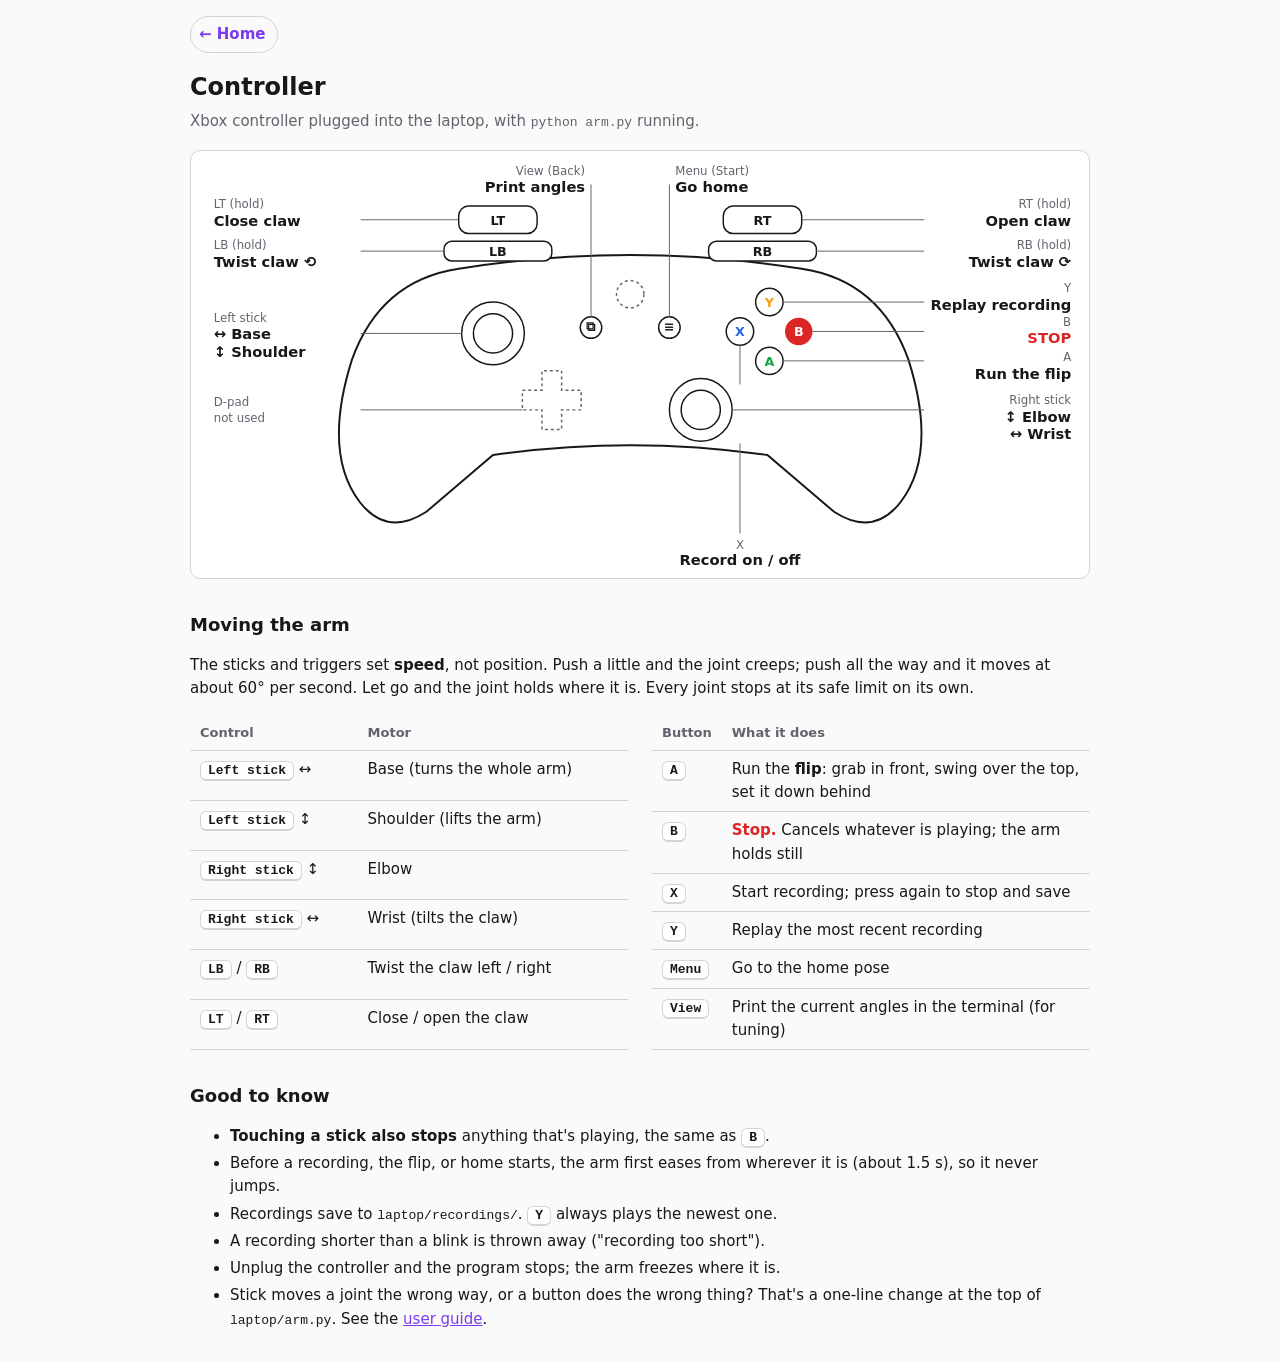
<file: docs/controls.html>
<!doctype html>
<html lang="en">
<head>
<meta charset="utf-8">
<meta name="viewport" content="width=device-width, initial-scale=1">
<title>Arm Controls</title>
<link rel="stylesheet" href="style.css">
<style>
  svg .body { fill: var(--cd); stroke: var(--fg); stroke-width: 2; }
  svg .btn { fill: var(--cd); stroke: var(--fg); stroke-width: 1.5; }
  svg .unused { fill: none; stroke: var(--mut); stroke-width: 1.5; stroke-dasharray: 3 3; }
  svg .lead { stroke: var(--mut); stroke-width: 1; fill: none; }
  svg .act { font-weight: 700; font-size: 15px; }
  svg .name { font-size: 12px; fill: var(--mut); }
  svg .glyph { font-weight: 700; font-size: 13px; }
  .stop { color: var(--red); font-weight: 700; }
</style>
</head>
<body>
<main>
  <a class="back" href="index.html">← Home</a>
  <h1>Controller</h1>
  <p class="sub">Xbox controller plugged into the laptop, with <code>python arm.py</code> running.</p>

  <div class="diagram">
  <svg viewBox="-60 0 900 420" role="img" aria-label="Xbox controller diagram. Left stick: base and shoulder. Right stick: elbow and wrist. LB and RB twist the claw. LT closes the claw, RT opens it. A runs the flip, B stops, X records, Y replays, View prints angles, Menu goes home. D-pad unused.">
    <!-- Controller body -->
    <path class="body" d="M205 112 Q380 84 555 112 Q635 124 664 205 Q694 300 656 350 Q628 386 588 360 L520 302 Q380 282 240 302 L172 360 Q132 386 104 350 Q66 300 96 205 Q125 124 205 112 Z"/>
    <!-- Triggers + bumpers -->
    <rect class="btn" x="205" y="48" width="80" height="28" rx="10"/><text class="glyph" x="245" y="67" text-anchor="middle">LT</text>
    <rect class="btn" x="475" y="48" width="80" height="28" rx="10"/><text class="glyph" x="515" y="67" text-anchor="middle">RT</text>
    <rect class="btn" x="190" y="84" width="110" height="20" rx="8"/><text class="glyph" x="245" y="99" text-anchor="middle">LB</text>
    <rect class="btn" x="460" y="84" width="110" height="20" rx="8"/><text class="glyph" x="515" y="99" text-anchor="middle">RB</text>
    <!-- Sticks -->
    <circle class="btn" cx="240" cy="178" r="32"/><circle class="btn" cx="240" cy="178" r="20"/>
    <circle class="btn" cx="452" cy="256" r="32"/><circle class="btn" cx="452" cy="256" r="20"/>
    <!-- D-pad (unused) -->
    <path class="unused" d="M300 236 h20 v-20 h20 v20 h20 v20 h-20 v20 h-20 v-20 h-20 z" transform="translate(-30 0)"/>
    <!-- View / Xbox / Menu -->
    <circle class="btn" cx="340" cy="172" r="11"/><text class="glyph" x="340" y="176" text-anchor="middle" font-size="10">⧉</text>
    <circle class="unused" cx="380" cy="138" r="14"/>
    <circle class="btn" cx="420" cy="172" r="11"/><text class="glyph" x="420" y="176" text-anchor="middle" font-size="10">≡</text>
    <!-- ABXY -->
    <circle class="btn" cx="522" cy="146" r="14"/><text class="glyph" x="522" y="151" text-anchor="middle" style="fill:var(--orange)">Y</text>
    <circle class="btn" cx="492" cy="176" r="14"/><text class="glyph" x="492" y="181" text-anchor="middle" style="fill:var(--blue)">X</text>
    <circle cx="552" cy="176" r="14" style="fill:var(--red)"/><text class="glyph" x="552" y="181" text-anchor="middle" style="fill:#fff">B</text>
    <circle class="btn" cx="522" cy="206" r="14"/><text class="glyph" x="522" y="211" text-anchor="middle" style="fill:var(--green)">A</text>

    <!-- Left-side labels -->
    <path class="lead" d="M205 62 H105"/><text class="name" x="-45" y="50">LT (hold)</text><text class="act" x="-45" y="68">Close claw</text>
    <path class="lead" d="M190 94 H105"/><text class="name" x="-45" y="92">LB (hold)</text><text class="act" x="-45" y="110">Twist claw ⟲</text>
    <path class="lead" d="M208 178 H105"/><text class="name" x="-45" y="166">Left stick</text><text class="act" x="-45" y="184">↔ Base</text><text class="act" x="-45" y="202">↕ Shoulder</text>
    <path class="lead" d="M270 256 H105"/><text class="name" x="-45" y="252">D-pad</text><text class="name" x="-45" y="268">not used</text>
    <!-- Top-center labels -->
    <path class="lead" d="M340 161 V26"/><text class="name" x="334" y="16" text-anchor="end">View (Back)</text><text class="act" x="334" y="34" text-anchor="end">Print angles</text>
    <path class="lead" d="M420 161 V26"/><text class="name" x="426" y="16">Menu (Start)</text><text class="act" x="426" y="34">Go home</text>
    <!-- Right-side labels -->
    <path class="lead" d="M555 62 H680"/><text class="name" x="830" y="50" text-anchor="end">RT (hold)</text><text class="act" x="830" y="68" text-anchor="end">Open claw</text>
    <path class="lead" d="M570 94 H680"/><text class="name" x="830" y="92" text-anchor="end">RB (hold)</text><text class="act" x="830" y="110" text-anchor="end">Twist claw ⟳</text>
    <path class="lead" d="M536 146 H680"/><text class="name" x="830" y="136" text-anchor="end">Y</text><text class="act" x="830" y="154" text-anchor="end">Replay recording</text>
    <path class="lead" d="M566 176 H680"/><text class="name" x="830" y="170" text-anchor="end">B</text><text class="act" x="830" y="188" text-anchor="end" style="fill:var(--red)">STOP</text>
    <path class="lead" d="M536 206 H680"/><text class="name" x="830" y="206" text-anchor="end">A</text><text class="act" x="830" y="224" text-anchor="end">Run the flip</text>
    <path class="lead" d="M484 256 H680"/><text class="name" x="830" y="250" text-anchor="end">Right stick</text><text class="act" x="830" y="268" text-anchor="end">↕ Elbow</text><text class="act" x="830" y="286" text-anchor="end">↔ Wrist</text>
    <!-- Bottom label for X -->
    <path class="lead" d="M492 190 V230 M492 290 V382"/><text class="name" x="492" y="398" text-anchor="middle">X</text><text class="act" x="492" y="414" text-anchor="middle">Record on / off</text>
  </svg>
  </div>

  <h2>Moving the arm</h2>
  <p>The sticks and triggers set <strong>speed</strong>, not position. Push a little and the joint creeps; push all the way and it moves at about 60° per second. Let go and the joint holds where it is. Every joint stops at its safe limit on its own.</p>
  <div class="tables">
    <table>
      <thead><tr><th>Control</th><th>Motor</th></tr></thead>
      <tbody>
        <tr><td><kbd>Left stick</kbd> ↔</td><td>Base (turns the whole arm)</td></tr>
        <tr><td><kbd>Left stick</kbd> ↕</td><td>Shoulder (lifts the arm)</td></tr>
        <tr><td><kbd>Right stick</kbd> ↕</td><td>Elbow</td></tr>
        <tr><td><kbd>Right stick</kbd> ↔</td><td>Wrist (tilts the claw)</td></tr>
        <tr><td><kbd>LB</kbd> / <kbd>RB</kbd></td><td>Twist the claw left / right</td></tr>
        <tr><td><kbd>LT</kbd> / <kbd>RT</kbd></td><td>Close / open the claw</td></tr>
      </tbody>
    </table>
    <table>
      <thead><tr><th>Button</th><th>What it does</th></tr></thead>
      <tbody>
        <tr><td><kbd>A</kbd></td><td>Run the <strong>flip</strong>: grab in front, swing over the top, set it down behind</td></tr>
        <tr><td><kbd>B</kbd></td><td><span class="stop">Stop.</span> Cancels whatever is playing; the arm holds still</td></tr>
        <tr><td><kbd>X</kbd></td><td>Start recording; press again to stop and save</td></tr>
        <tr><td><kbd>Y</kbd></td><td>Replay the most recent recording</td></tr>
        <tr><td><kbd>Menu</kbd></td><td>Go to the home pose</td></tr>
        <tr><td><kbd>View</kbd></td><td>Print the current angles in the terminal (for tuning)</td></tr>
      </tbody>
    </table>
  </div>

  <h2>Good to know</h2>
  <ul>
    <li><strong>Touching a stick also stops</strong> anything that's playing, the same as <kbd>B</kbd>.</li>
    <li>Before a recording, the flip, or home starts, the arm first eases from wherever it is (about 1.5 s), so it never jumps.</li>
    <li>Recordings save to <code>laptop/recordings/</code>. <kbd>Y</kbd> always plays the newest one.</li>
    <li>A recording shorter than a blink is thrown away ("recording too short").</li>
    <li>Unplug the controller and the program stops; the arm freezes where it is.</li>
    <li>Stick moves a joint the wrong way, or a button does the wrong thing? That's a one-line change at the top of <code>laptop/arm.py</code>. See the <a href="guide.html#tuning">user guide</a>.</li>
  </ul>
</main>
</body>
</html>
</file>
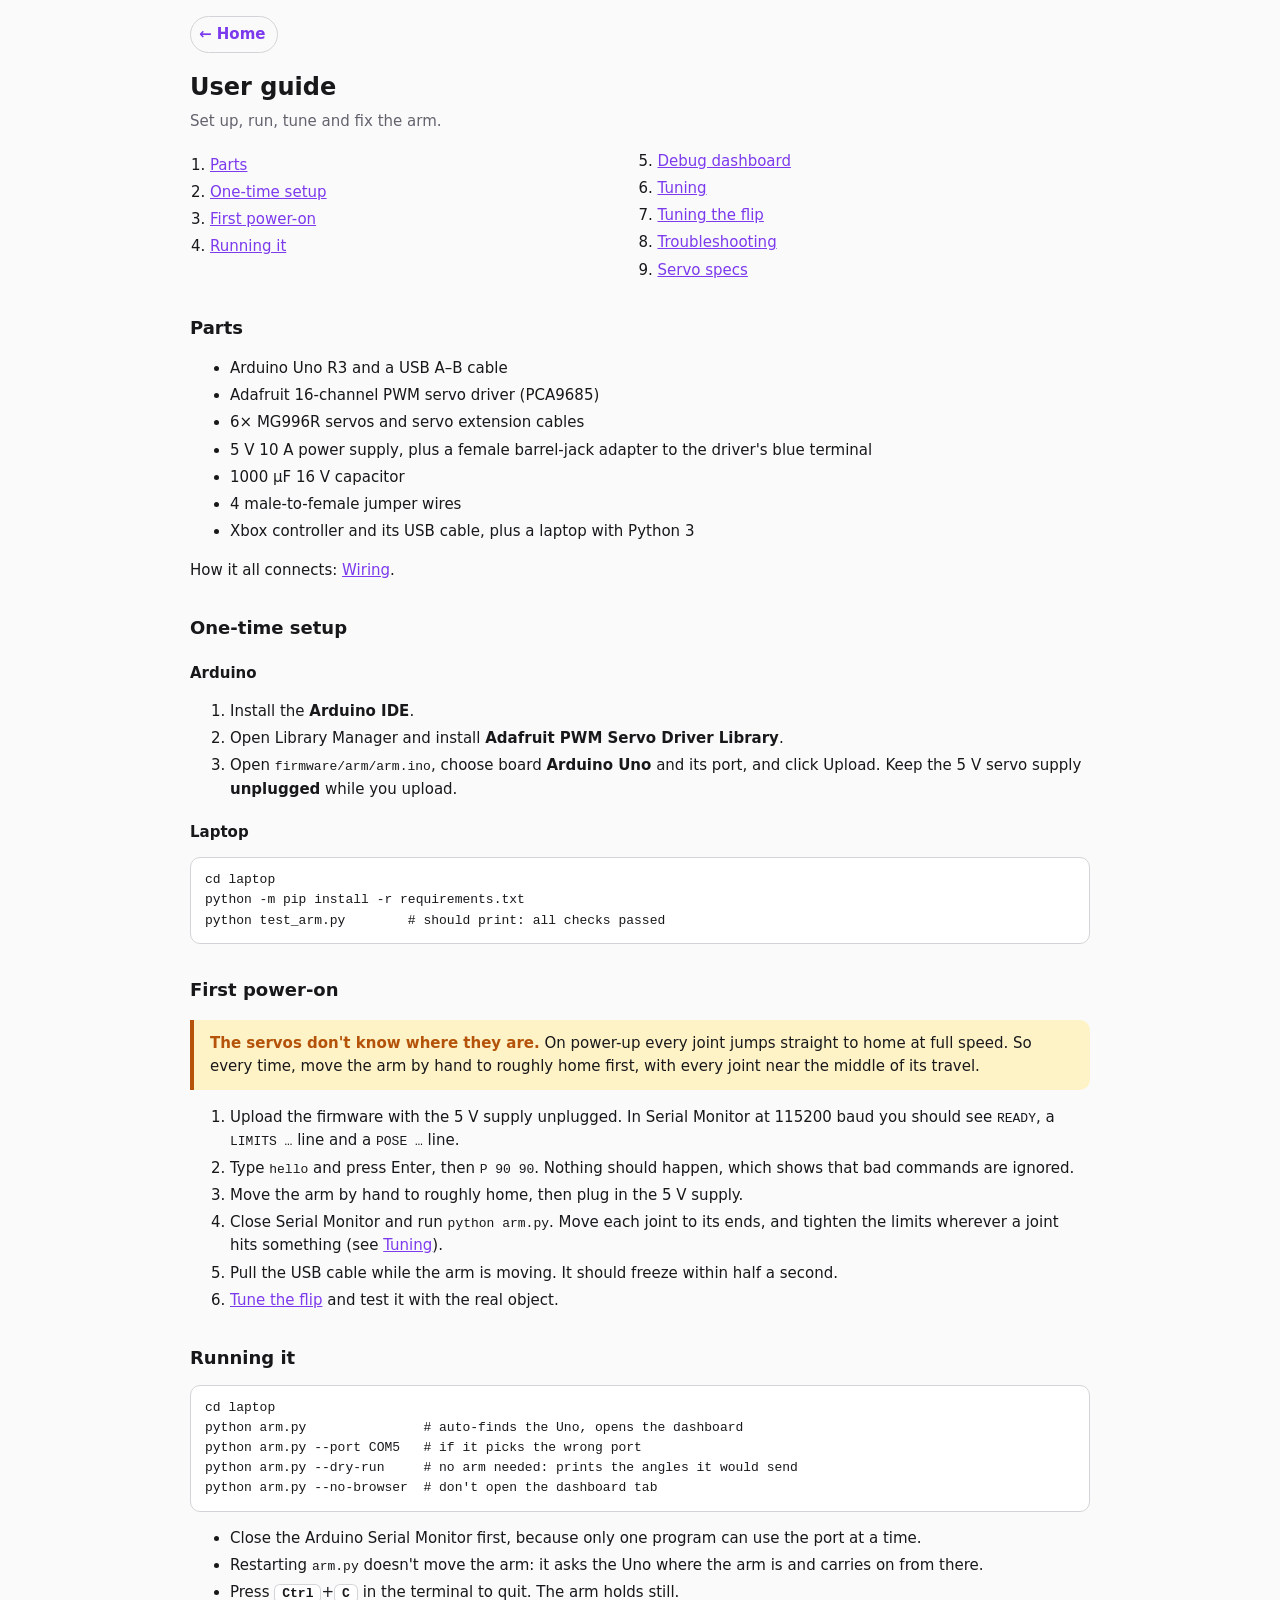
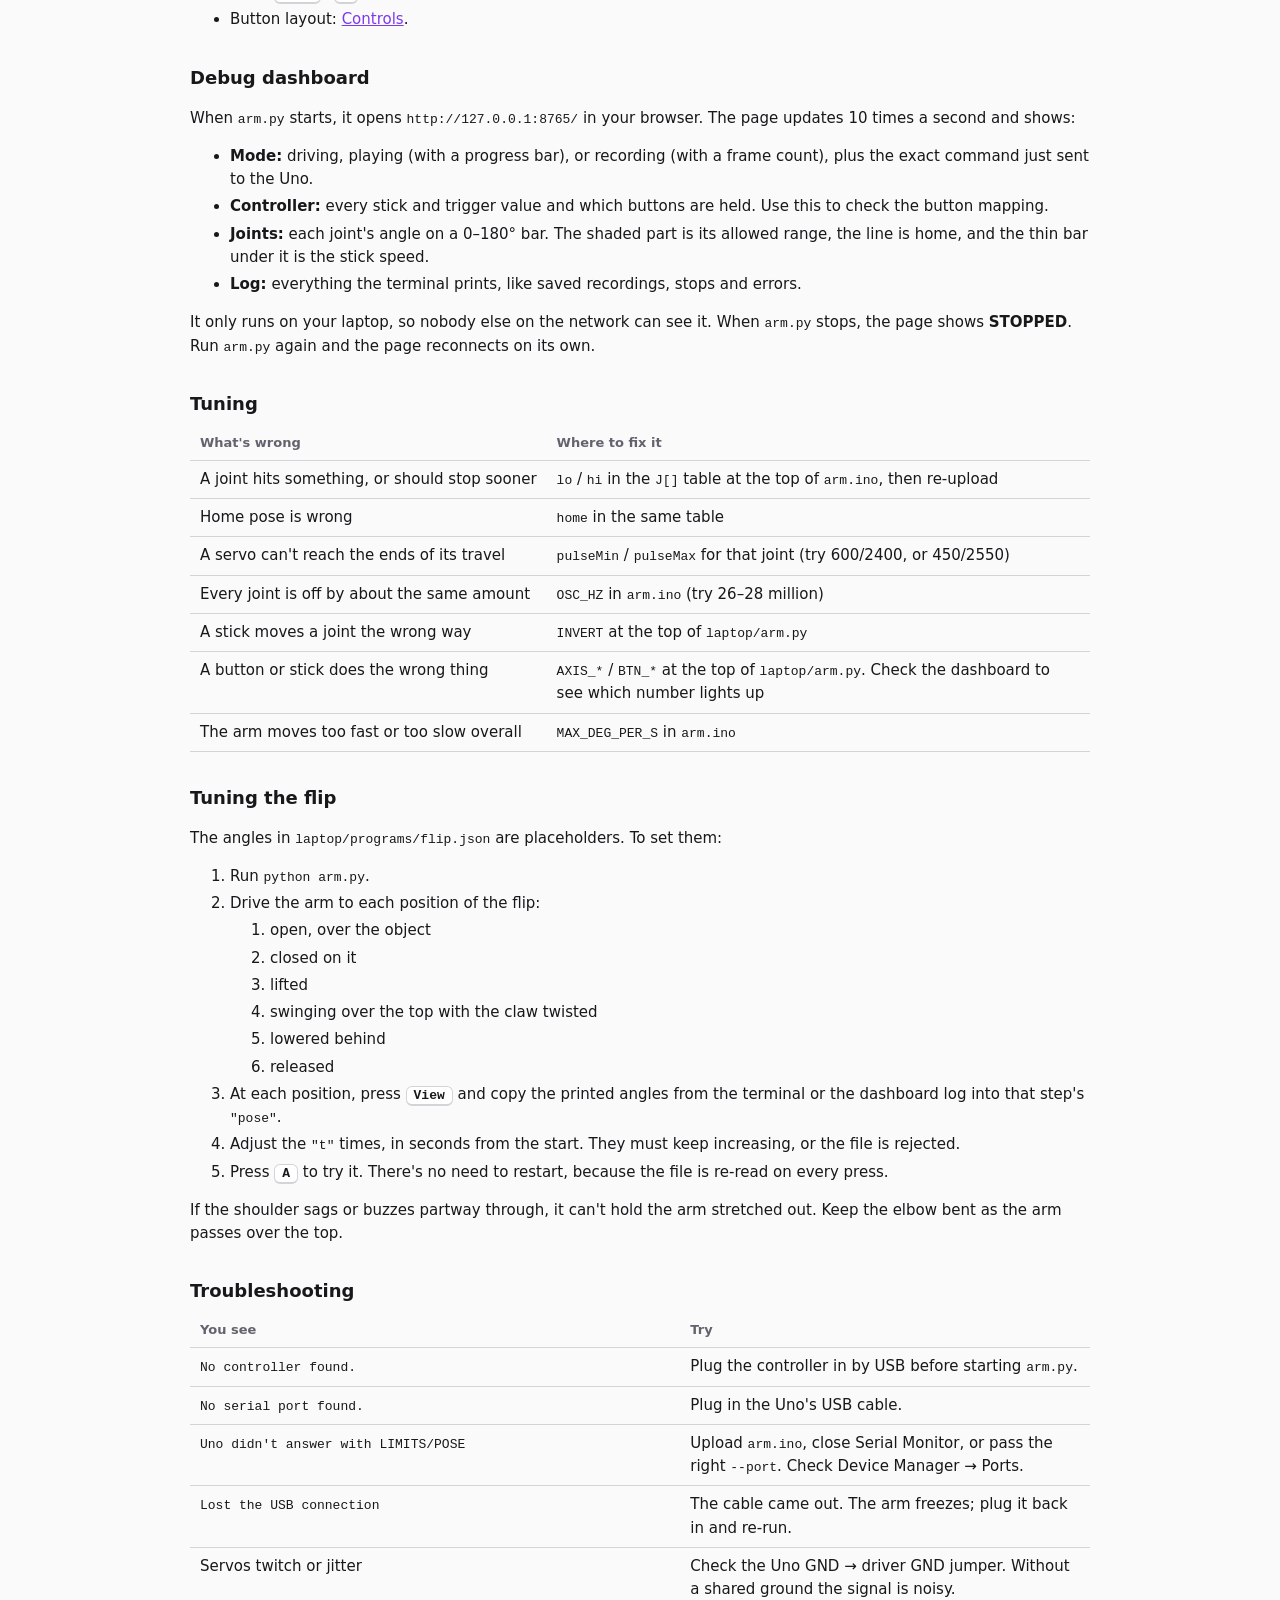
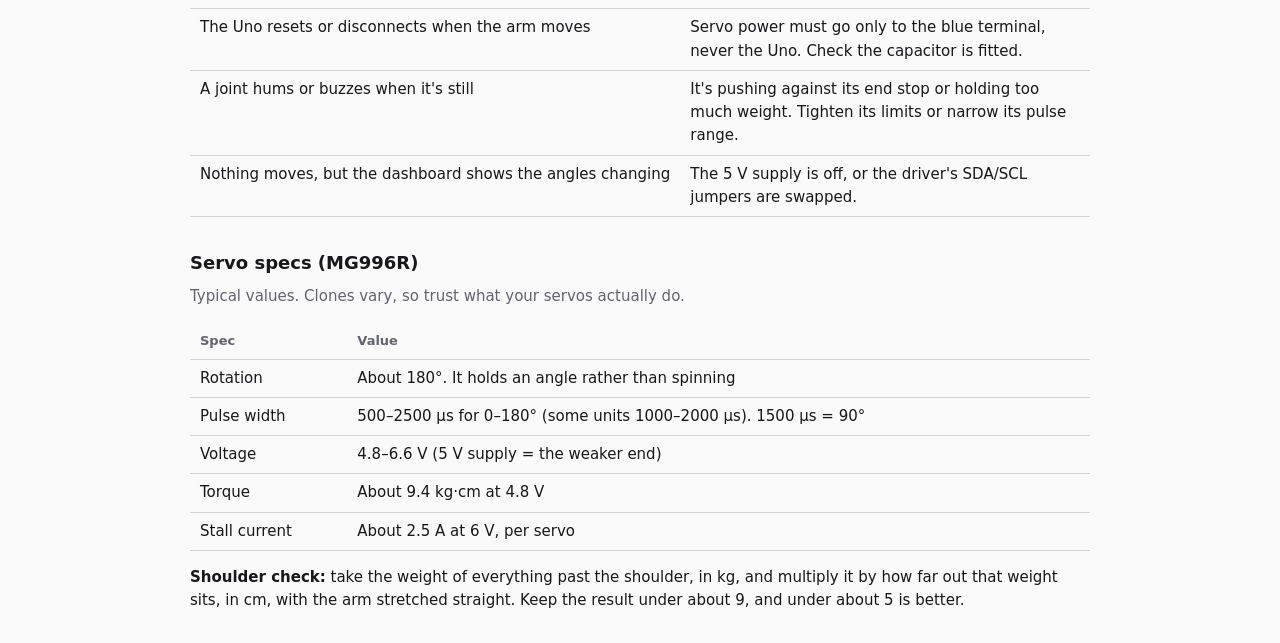
<file: docs/guide.html>
<!doctype html>
<html lang="en">
<head>
<meta charset="utf-8">
<meta name="viewport" content="width=device-width, initial-scale=1">
<title>Arm User Guide</title>
<link rel="stylesheet" href="style.css">
<style>
  .toc { columns: 2 220px; margin: 0 0 8px; padding-left: 20px; }
  td:first-child { white-space: nowrap; }
</style>
</head>
<body>
<main>
  <a class="back" href="index.html">← Home</a>
  <h1>User guide</h1>
  <p class="sub">Set up, run, tune and fix the arm.</p>

  <ol class="toc">
    <li><a href="#parts">Parts</a></li>
    <li><a href="#setup">One-time setup</a></li>
    <li><a href="#power-on">First power-on</a></li>
    <li><a href="#running">Running it</a></li>
    <li><a href="#dashboard">Debug dashboard</a></li>
    <li><a href="#tuning">Tuning</a></li>
    <li><a href="#flip">Tuning the flip</a></li>
    <li><a href="#trouble">Troubleshooting</a></li>
    <li><a href="#servo">Servo specs</a></li>
  </ol>

  <h2 id="parts">Parts</h2>
  <ul>
    <li>Arduino Uno R3 and a USB A–B cable</li>
    <li>Adafruit 16-channel PWM servo driver (PCA9685)</li>
    <li>6× MG996R servos and servo extension cables</li>
    <li>5 V 10 A power supply, plus a female barrel-jack adapter to the driver's blue terminal</li>
    <li>1000 µF 16 V capacitor</li>
    <li>4 male-to-female jumper wires</li>
    <li>Xbox controller and its USB cable, plus a laptop with Python 3</li>
  </ul>
  <p>How it all connects: <a href="wiring.html">Wiring</a>.</p>

  <h2 id="setup">One-time setup</h2>
  <h3>Arduino</h3>
  <ol>
    <li>Install the <strong>Arduino IDE</strong>.</li>
    <li>Open Library Manager and install <strong>Adafruit PWM Servo Driver Library</strong>.</li>
    <li>Open <code>firmware/arm/arm.ino</code>, choose board <strong>Arduino Uno</strong> and its port, and click Upload. Keep the 5 V servo supply <strong>unplugged</strong> while you upload.</li>
  </ol>
  <h3>Laptop</h3>
<pre>cd laptop
python -m pip install -r requirements.txt
python test_arm.py        # should print: all checks passed</pre>

  <h2 id="power-on">First power-on</h2>
  <div class="warn"><strong>The servos don't know where they are.</strong> On power-up every joint jumps straight to home at full speed. So every time, move the arm by hand to roughly home first, with every joint near the middle of its travel.</div>
  <ol>
    <li>Upload the firmware with the 5 V supply unplugged. In Serial Monitor at 115200 baud you should see <code>READY</code>, a <code>LIMITS …</code> line and a <code>POSE …</code> line.</li>
    <li>Type <code>hello</code> and press Enter, then <code>P 90 90</code>. Nothing should happen, which shows that bad commands are ignored.</li>
    <li>Move the arm by hand to roughly home, then plug in the 5 V supply.</li>
    <li>Close Serial Monitor and run <code>python arm.py</code>. Move each joint to its ends, and tighten the limits wherever a joint hits something (see <a href="#tuning">Tuning</a>).</li>
    <li>Pull the USB cable while the arm is moving. It should freeze within half a second.</li>
    <li><a href="#flip">Tune the flip</a> and test it with the real object.</li>
  </ol>

  <h2 id="running">Running it</h2>
<pre>cd laptop
python arm.py               # auto-finds the Uno, opens the dashboard
python arm.py --port COM5   # if it picks the wrong port
python arm.py --dry-run     # no arm needed: prints the angles it would send
python arm.py --no-browser  # don't open the dashboard tab</pre>
  <ul>
    <li>Close the Arduino Serial Monitor first, because only one program can use the port at a time.</li>
    <li>Restarting <code>arm.py</code> doesn't move the arm: it asks the Uno where the arm is and carries on from there.</li>
    <li>Press <kbd>Ctrl</kbd>+<kbd>C</kbd> in the terminal to quit. The arm holds still.</li>
    <li>Button layout: <a href="controls.html">Controls</a>.</li>
  </ul>

  <h2 id="dashboard">Debug dashboard</h2>
  <p>When <code>arm.py</code> starts, it opens <code>http://127.0.0.1:8765/</code> in your browser. The page updates 10 times a second and shows:</p>
  <ul>
    <li><strong>Mode:</strong> driving, playing (with a progress bar), or recording (with a frame count), plus the exact command just sent to the Uno.</li>
    <li><strong>Controller:</strong> every stick and trigger value and which buttons are held. Use this to check the button mapping.</li>
    <li><strong>Joints:</strong> each joint's angle on a 0–180° bar. The shaded part is its allowed range, the line is home, and the thin bar under it is the stick speed.</li>
    <li><strong>Log:</strong> everything the terminal prints, like saved recordings, stops and errors.</li>
  </ul>
  <p>It only runs on your laptop, so nobody else on the network can see it. When <code>arm.py</code> stops, the page shows <strong>STOPPED</strong>. Run <code>arm.py</code> again and the page reconnects on its own.</p>

  <h2 id="tuning">Tuning</h2>
  <table>
    <thead><tr><th>What's wrong</th><th>Where to fix it</th></tr></thead>
    <tbody>
      <tr><td>A joint hits something, or should stop sooner</td><td><code>lo</code> / <code>hi</code> in the <code>J[]</code> table at the top of <code>arm.ino</code>, then re-upload</td></tr>
      <tr><td>Home pose is wrong</td><td><code>home</code> in the same table</td></tr>
      <tr><td>A servo can't reach the ends of its travel</td><td><code>pulseMin</code> / <code>pulseMax</code> for that joint (try 600/2400, or 450/2550)</td></tr>
      <tr><td>Every joint is off by about the same amount</td><td><code>OSC_HZ</code> in <code>arm.ino</code> (try 26–28 million)</td></tr>
      <tr><td>A stick moves a joint the wrong way</td><td><code>INVERT</code> at the top of <code>laptop/arm.py</code></td></tr>
      <tr><td>A button or stick does the wrong thing</td><td><code>AXIS_*</code> / <code>BTN_*</code> at the top of <code>laptop/arm.py</code>. Check the dashboard to see which number lights up</td></tr>
      <tr><td>The arm moves too fast or too slow overall</td><td><code>MAX_DEG_PER_S</code> in <code>arm.ino</code></td></tr>
    </tbody>
  </table>

  <h2 id="flip">Tuning the flip</h2>
  <p>The angles in <code>laptop/programs/flip.json</code> are placeholders. To set them:</p>
  <ol>
    <li>Run <code>python arm.py</code>.</li>
    <li>Drive the arm to each position of the flip:
      <ol>
        <li>open, over the object</li>
        <li>closed on it</li>
        <li>lifted</li>
        <li>swinging over the top with the claw twisted</li>
        <li>lowered behind</li>
        <li>released</li>
      </ol>
    </li>
    <li>At each position, press <kbd>View</kbd> and copy the printed angles from the terminal or the dashboard log into that step's <code>"pose"</code>.</li>
    <li>Adjust the <code>"t"</code> times, in seconds from the start. They must keep increasing, or the file is rejected.</li>
    <li>Press <kbd>A</kbd> to try it. There's no need to restart, because the file is re-read on every press.</li>
  </ol>
  <p>If the shoulder sags or buzzes partway through, it can't hold the arm stretched out. Keep the elbow bent as the arm passes over the top.</p>

  <h2 id="trouble">Troubleshooting</h2>
  <table>
    <thead><tr><th>You see</th><th>Try</th></tr></thead>
    <tbody>
      <tr><td><code>No controller found.</code></td><td>Plug the controller in by USB before starting <code>arm.py</code>.</td></tr>
      <tr><td><code>No serial port found.</code></td><td>Plug in the Uno's USB cable.</td></tr>
      <tr><td><code>Uno didn't answer with LIMITS/POSE</code></td><td>Upload <code>arm.ino</code>, close Serial Monitor, or pass the right <code>--port</code>. Check Device Manager → Ports.</td></tr>
      <tr><td><code>Lost the USB connection</code></td><td>The cable came out. The arm freezes; plug it back in and re-run.</td></tr>
      <tr><td>Servos twitch or jitter</td><td>Check the Uno GND → driver GND jumper. Without a shared ground the signal is noisy.</td></tr>
      <tr><td>The Uno resets or disconnects when the arm moves</td><td>Servo power must go only to the blue terminal, never the Uno. Check the capacitor is fitted.</td></tr>
      <tr><td>A joint hums or buzzes when it's still</td><td>It's pushing against its end stop or holding too much weight. Tighten its limits or narrow its pulse range.</td></tr>
      <tr><td>Nothing moves, but the dashboard shows the angles changing</td><td>The 5 V supply is off, or the driver's SDA/SCL jumpers are swapped.</td></tr>
    </tbody>
  </table>

  <h2 id="servo">Servo specs (MG996R)</h2>
  <p class="sub">Typical values. Clones vary, so trust what your servos actually do.</p>
  <table>
    <thead><tr><th>Spec</th><th>Value</th></tr></thead>
    <tbody>
      <tr><td>Rotation</td><td>About 180°. It holds an angle rather than spinning</td></tr>
      <tr><td>Pulse width</td><td>500–2500 µs for 0–180° (some units 1000–2000 µs). 1500 µs = 90°</td></tr>
      <tr><td>Voltage</td><td>4.8–6.6 V (5 V supply = the weaker end)</td></tr>
      <tr><td>Torque</td><td>About 9.4 kg·cm at 4.8 V</td></tr>
      <tr><td>Stall current</td><td>About 2.5 A at 6 V, per servo</td></tr>
    </tbody>
  </table>
  <p><strong>Shoulder check:</strong> take the weight of everything past the shoulder, in kg, and multiply it by how far out that weight sits, in cm, with the arm stretched straight. Keep the result under about 9, and under about 5 is better.</p>
</main>
</body>
</html>
</file>
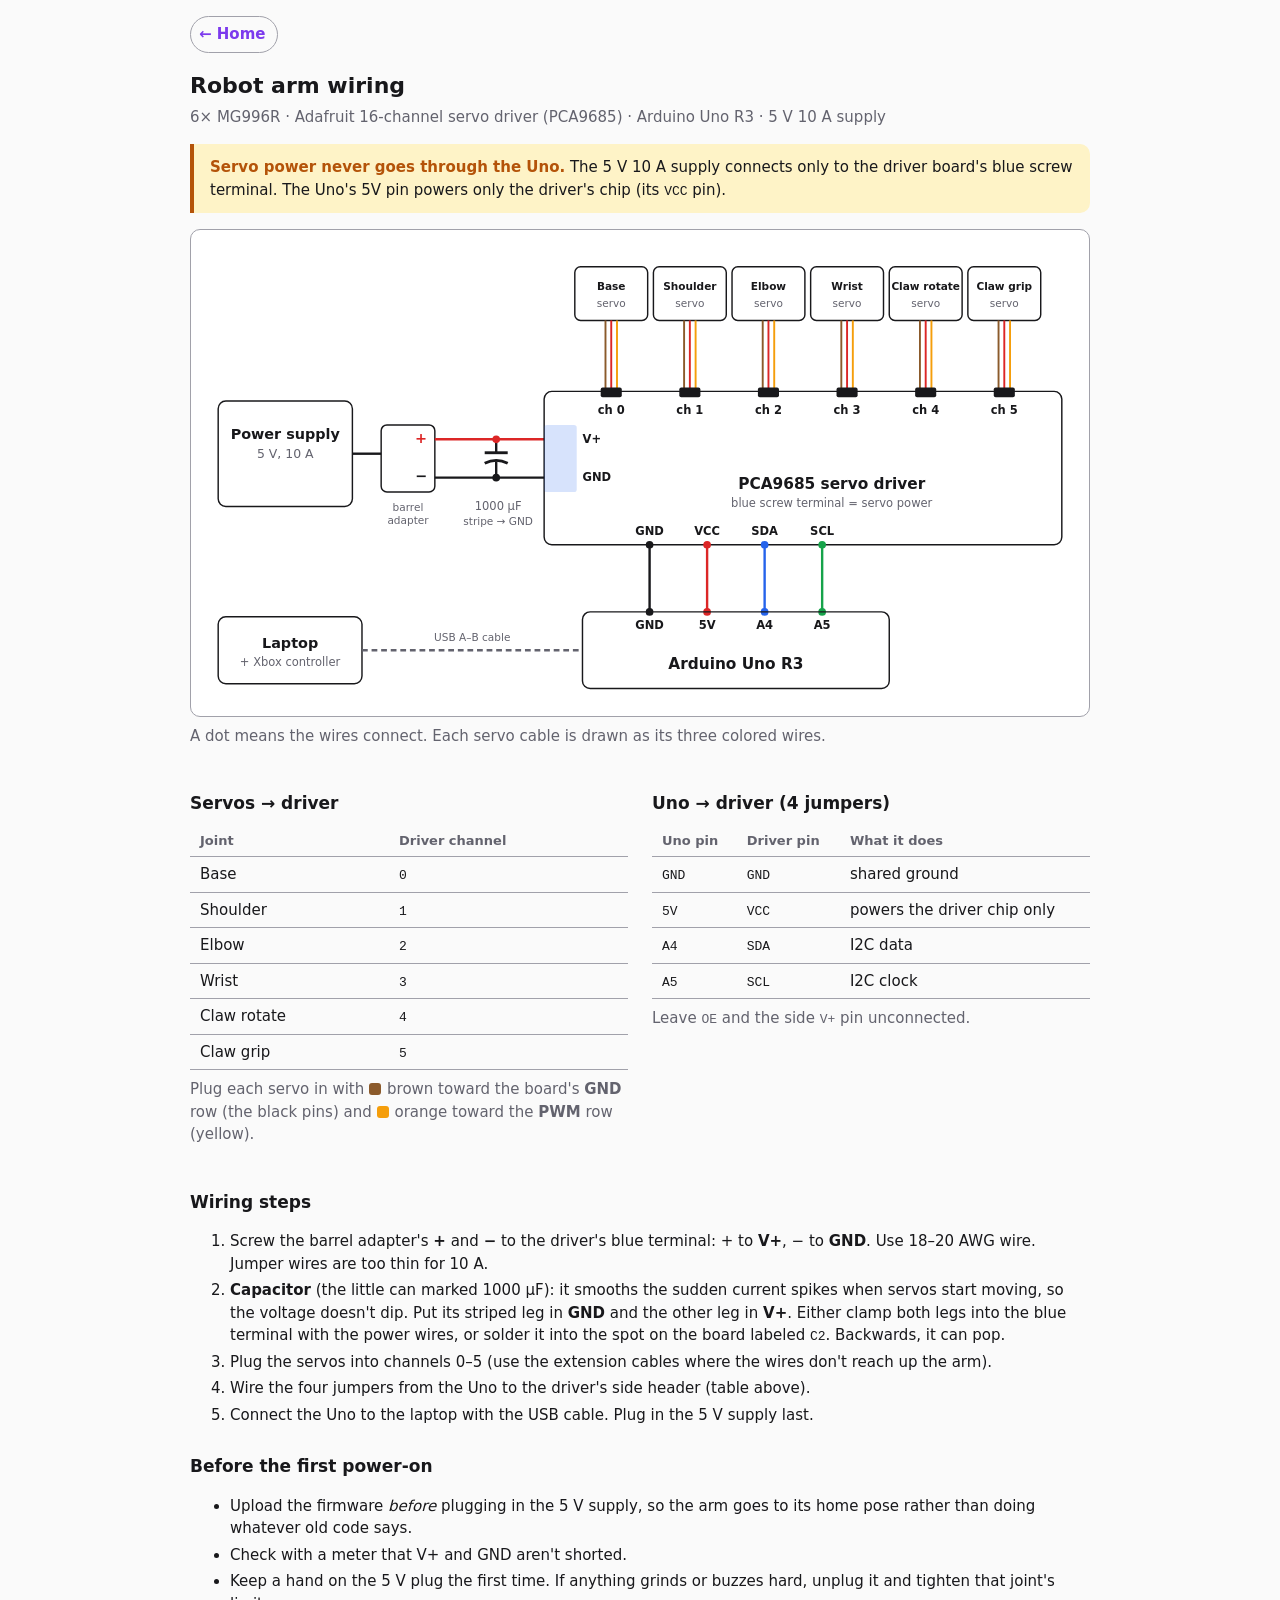
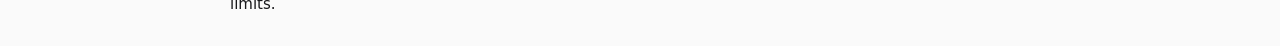
<file: docs/wiring.html>
<!doctype html>
<html lang="en">
<head>
<meta charset="utf-8">
<meta name="viewport" content="width=device-width, initial-scale=1">
<title>Arm Wiring</title>
<link rel="stylesheet" href="style.css">
<style>
  :root {
    --w-fg: #18181b; --w-bg: #fafafa; --w-muted: #63636e; --w-line: #a1a1aa;
    --w-card: #ffffff; --w-warn: #b45309; --w-warn-bg: #fef3c7; --w-radius: 10px;
    --red: #dc2626; --brown: #8b5a2b; --orange: #f59e0b; --blue: #2563eb; --green: #16a34a;
  }
  @media (prefers-color-scheme: dark) {
    :root:not([data-theme="light"]) {
      --w-fg: #e4e4e7; --w-bg: #18181b; --w-muted: #a1a1aa; --w-line: #71717a;
      --w-card: #232327; --w-warn: #fbbf24; --w-warn-bg: #3a2a0a;
      --red: #f87171; --brown: #c08a5a; --orange: #fbbf24; --blue: #60a5fa; --green: #4ade80;
    }
  }
  :root[data-theme="dark"] {
    --w-fg: #e4e4e7; --w-bg: #18181b; --w-muted: #a1a1aa; --w-line: #71717a;
    --w-card: #232327; --w-warn: #fbbf24; --w-warn-bg: #3a2a0a;
    --red: #f87171; --brown: #c08a5a; --orange: #fbbf24; --blue: #60a5fa; --green: #4ade80;
  }
  /* Inside T3 the host theme variables win; standalone, our own tokens apply. */
  :root {
    --fg: var(--foreground, var(--w-fg)); --mut: var(--muted-foreground, var(--w-muted));
    --ln: var(--border, var(--w-line)); --cd: var(--card, var(--w-card));
    --r: var(--radius, var(--w-radius));
  }
  body {
    margin: 0; padding: 16px; color: var(--fg);
    background: var(--background, var(--w-bg));
    font: 15px/1.5 var(--font-sans, ui-sans-serif, system-ui, sans-serif);
  }
  main { max-width: 900px; margin: 0 auto; }
  h1 { font-size: 22px; margin: 0 0 4px; }
  h2 { font-size: 17px; margin: 28px 0 8px; }
  p.sub { color: var(--mut); margin: 0 0 16px; }
  .diagram { overflow-x: auto; border: 1px solid var(--ln); border-radius: var(--r); background: var(--cd); padding: 8px; }
  .diagram svg { display: block; width: 100%; min-width: 640px; height: auto; }
  svg text { fill: var(--fg); font-family: inherit; }
  svg .muted { fill: var(--mut); }
  svg .box { fill: none; stroke: var(--fg); stroke-width: 1.5; }
  svg .wire { stroke-width: 2.5; fill: none; }
  svg .thin { stroke-width: 2; fill: none; }
  svg .dot { stroke: none; }
  .warn { border-left: 4px solid var(--w-warn); background: var(--w-warn-bg); padding: 12px 16px; border-radius: 0 var(--r) var(--r) 0; margin: 16px 0; }
  .warn strong { color: var(--w-warn); }
  .tables { display: grid; grid-template-columns: repeat(auto-fit, minmax(260px, 1fr)); gap: 24px; }
  table { border-collapse: collapse; width: 100%; }
  th, td { text-align: left; padding: 6px 10px; border-bottom: 1px solid var(--ln); }
  th { color: var(--mut); font-weight: 600; font-size: 13px; }
  .sw { display: inline-block; width: 12px; height: 12px; border-radius: 3px; vertical-align: -1px; margin-right: 6px; }
  ol li, ul li { margin: 4px 0; }
  code { font-family: var(--font-mono, ui-monospace, monospace); font-size: 13px; }
</style>
</head>
<body>
<main>
  <a class="back" href="index.html">← Home</a>
  <h1>Robot arm wiring</h1>
  <p class="sub">6× MG996R · Adafruit 16-channel servo driver (PCA9685) · Arduino Uno R3 · 5 V 10 A supply</p>

  <div class="warn"><strong>Servo power never goes through the Uno.</strong>
    The 5 V 10 A supply connects only to the driver board's blue screw terminal. The Uno's 5V pin powers only the driver's chip (its <code>VCC</code> pin).</div>

  <div class="diagram">
  <svg viewBox="0 0 920 490" role="img" aria-label="Wiring diagram: the 5 V 10 A supply connects through a barrel adapter to the driver's V+ and GND screw terminal, with a 1000 µF capacitor across it. Six servos plug into driver channels 0 to 5. Uno GND, 5V, A4, A5 connect to driver GND, VCC, SDA, SCL. The laptop connects to the Uno over USB.">
    <!-- Power supply + barrel adapter -->
    <rect class="box" x="20" y="170" width="140" height="110" rx="8"/>
    <text x="90" y="210" text-anchor="middle" font-weight="600">Power supply</text>
    <text x="90" y="230" text-anchor="middle" class="muted" font-size="13">5 V, 10 A</text>
    <line class="wire" x1="160" y1="225" x2="190" y2="225" stroke-width="5" style="stroke:var(--fg)"/>
    <rect class="box" x="190" y="195" width="56" height="70" rx="6"/>
    <text x="218" y="285" text-anchor="middle" class="muted" font-size="11">barrel</text>
    <text x="218" y="298" text-anchor="middle" class="muted" font-size="11">adapter</text>
    <text x="238" y="214" text-anchor="end" font-weight="700" style="fill:var(--red)">+</text>
    <text x="238" y="254" text-anchor="end" font-weight="700">−</text>

    <!-- Thick power wires to the driver's screw terminal -->
    <line class="wire" x1="246" y1="210" x2="360" y2="210" stroke-width="4" style="stroke:var(--red)"/>
    <line class="wire" x1="246" y1="250" x2="360" y2="250" stroke-width="4" style="stroke:var(--fg)"/>

    <!-- Capacitor across the terminal -->
    <line class="wire" x1="310" y1="210" x2="310" y2="224" style="stroke:var(--fg)"/>
    <line x1="298" y1="224" x2="322" y2="224" stroke-width="3" style="stroke:var(--fg)"/>
    <path d="M298 235 Q310 229 322 235" stroke-width="3" fill="none" style="stroke:var(--fg)"/>
    <line class="wire" x1="310" y1="233" x2="310" y2="250" style="stroke:var(--fg)"/>
    <circle class="dot" cx="310" cy="210" r="4" style="fill:var(--red)"/>
    <circle class="dot" cx="310" cy="250" r="4" style="fill:var(--fg)"/>
    <text x="312" y="284" text-anchor="middle" font-size="12" class="muted">1000 µF</text>
    <text x="312" y="299" text-anchor="middle" font-size="11" class="muted">stripe → GND</text>

    <!-- Driver board -->
    <rect class="box" x="360" y="160" width="540" height="160" rx="8"/>
    <rect x="360" y="195" width="34" height="70" rx="3" style="fill:var(--blue);opacity:.18"/>
    <text x="400" y="214" font-size="12" font-weight="600">V+</text>
    <text x="400" y="254" font-size="12" font-weight="600">GND</text>
    <text x="660" y="262" text-anchor="middle" font-weight="600" font-size="16">PCA9685 servo driver</text>
    <text x="660" y="281" text-anchor="middle" class="muted" font-size="12">blue screw terminal = servo power</text>

    <!-- Servos + channel headers generated below -->
    <g id="servos" font-size="12"></g>

    <!-- Logic wires: Uno to driver -->
    <g id="logic" font-size="12"></g>

    <!-- Uno -->
    <rect class="box" x="400" y="390" width="320" height="80" rx="8"/>
    <text x="560" y="450" text-anchor="middle" font-weight="600" font-size="16">Arduino Uno R3</text>

    <!-- Laptop -->
    <rect class="box" x="20" y="395" width="150" height="70" rx="8"/>
    <text x="95" y="428" text-anchor="middle" font-weight="600">Laptop</text>
    <text x="95" y="446" text-anchor="middle" class="muted" font-size="12">+ Xbox controller</text>
    <line class="wire" x1="170" y1="430" x2="400" y2="430" stroke-dasharray="6 4" style="stroke:var(--mut)"/>
    <text x="285" y="420" text-anchor="middle" class="muted" font-size="11">USB A–B cable</text>
  </svg>
  </div>
  <p class="sub" style="margin-top:8px">A dot means the wires connect. Each servo cable is drawn as its three colored wires.</p>

  <div class="tables">
    <div>
      <h2>Servos → driver</h2>
      <table>
        <thead><tr><th>Joint</th><th>Driver channel</th></tr></thead>
        <tbody id="servo-table"></tbody>
      </table>
      <p class="sub" style="margin-top:8px">Plug each servo in with <span class="sw" style="background:var(--brown)"></span>brown toward the board's <strong>GND</strong> row (the black pins) and <span class="sw" style="background:var(--orange)"></span>orange toward the <strong>PWM</strong> row (yellow).</p>
    </div>
    <div>
      <h2>Uno → driver (4 jumpers)</h2>
      <table>
        <thead><tr><th>Uno pin</th><th>Driver pin</th><th>What it does</th></tr></thead>
        <tbody>
          <tr><td><code>GND</code></td><td><code>GND</code></td><td>shared ground</td></tr>
          <tr><td><code>5V</code></td><td><code>VCC</code></td><td>powers the driver chip only</td></tr>
          <tr><td><code>A4</code></td><td><code>SDA</code></td><td>I2C data</td></tr>
          <tr><td><code>A5</code></td><td><code>SCL</code></td><td>I2C clock</td></tr>
        </tbody>
      </table>
      <p class="sub" style="margin-top:8px">Leave <code>OE</code> and the side <code>V+</code> pin unconnected.</p>
    </div>
  </div>

  <h2>Wiring steps</h2>
  <ol>
    <li>Screw the barrel adapter's <strong>+</strong> and <strong>−</strong> to the driver's blue terminal: + to <strong>V+</strong>, − to <strong>GND</strong>. Use 18–20 AWG wire. Jumper wires are too thin for 10 A.</li>
    <li><strong>Capacitor</strong> (the little can marked 1000 µF): it smooths the sudden current spikes when servos start moving, so the voltage doesn't dip. Put its striped leg in <strong>GND</strong> and the other leg in <strong>V+</strong>. Either clamp both legs into the blue terminal with the power wires, or solder it into the spot on the board labeled <code>C2</code>. Backwards, it can pop.</li>
    <li>Plug the servos into channels 0–5 (use the extension cables where the wires don't reach up the arm).</li>
    <li>Wire the four jumpers from the Uno to the driver's side header (table above).</li>
    <li>Connect the Uno to the laptop with the USB cable. Plug in the 5 V supply last.</li>
  </ol>

  <h2>Before the first power-on</h2>
  <ul>
    <li>Upload the firmware <em>before</em> plugging in the 5 V supply, so the arm goes to its home pose rather than doing whatever old code says.</li>
    <li>Check with a meter that V+ and GND aren't shorted.</li>
    <li>Keep a hand on the 5 V plug the first time. If anything grinds or buzzes hard, unplug it and tighten that joint's limits.</li>
  </ul>
</main>
<script>
  const ns = "http://www.w3.org/2000/svg";
  const add = (g, tag, attrs, text) => {
    const e = document.createElementNS(ns, tag);
    for (const k in attrs) e.setAttribute(k, attrs[k]);
    if (text) e.textContent = text;
    g.appendChild(e);
  };
  const joints = ["Base", "Shoulder", "Elbow", "Wrist", "Claw rotate", "Claw grip"];
  const xs = [430, 512, 594, 676, 758, 840];
  const s = document.getElementById("servos");
  joints.forEach((name, i) => {
    const cx = xs[i];
    add(s, "rect", { class: "box", x: cx - 38, y: 30, width: 76, height: 56, rx: 6 });
    add(s, "text", { x: cx, y: 54, "text-anchor": "middle", "font-weight": 600, "font-size": 11 }, name);
    add(s, "text", { x: cx, y: 72, "text-anchor": "middle", class: "muted", "font-size": 11 }, "servo");
    [["--brown", -6], ["--red", 0], ["--orange", 6]].forEach(([c, dx]) =>
      add(s, "line", { class: "thin", x1: cx + dx, y1: 86, x2: cx + dx, y2: 160, style: `stroke:var(${c})` }));
    add(s, "rect", { x: cx - 11, y: 156, width: 22, height: 10, rx: 2, style: "fill:var(--fg)" });
    add(s, "text", { x: cx, y: 184, "text-anchor": "middle", "font-weight": 600 }, "ch " + i);
  });
  const logic = [["GND", "GND", "--fg"], ["5V", "VCC", "--red"], ["A4", "SDA", "--blue"], ["A5", "SCL", "--green"]];
  const l = document.getElementById("logic");
  logic.forEach(([uno, drv, c], i) => {
    const x = 470 + i * 60;
    add(l, "line", { class: "wire", x1: x, y1: 320, x2: x, y2: 390, style: `stroke:var(${c})` });
    add(l, "circle", { class: "dot", cx: x, cy: 320, r: 4, style: `fill:var(${c})` });
    add(l, "circle", { class: "dot", cx: x, cy: 390, r: 4, style: `fill:var(${c})` });
    add(l, "text", { x, y: 310, "text-anchor": "middle", "font-weight": 600 }, drv);
    add(l, "text", { x, y: 408, "text-anchor": "middle", "font-weight": 600 }, uno);
  });
  document.getElementById("servo-table").innerHTML =
    joints.map((n, i) => `<tr><td>${n}</td><td><code>${i}</code></td></tr>`).join("");
</script>
</body>
</html>
</file>
<file: docs/style.css>
/* Shared look for the arm docs. Open docs/index.html in a browser. */
:root {
  --w-fg: #18181b; --w-bg: #fafafa; --w-muted: #63636e; --w-line: #d4d4d8;
  --w-card: #ffffff; --w-accent: #7c3aed; --w-warn: #b45309; --w-warn-bg: #fef3c7; --w-radius: 10px;
  --red: #dc2626; --brown: #8b5a2b; --orange: #f59e0b; --blue: #2563eb; --green: #16a34a;
}
@media (prefers-color-scheme: dark) {
  :root:not([data-theme="light"]) {
    --w-fg: #e4e4e7; --w-bg: #18181b; --w-muted: #a1a1aa; --w-line: #3f3f46;
    --w-card: #232327; --w-accent: #a78bfa; --w-warn: #fbbf24; --w-warn-bg: #3a2a0a;
    --red: #f87171; --brown: #c08a5a; --orange: #fbbf24; --blue: #60a5fa; --green: #4ade80;
  }
}
:root[data-theme="dark"] {
  --w-fg: #e4e4e7; --w-bg: #18181b; --w-muted: #a1a1aa; --w-line: #3f3f46;
  --w-card: #232327; --w-accent: #a78bfa; --w-warn: #fbbf24; --w-warn-bg: #3a2a0a;
  --red: #f87171; --brown: #c08a5a; --orange: #fbbf24; --blue: #60a5fa; --green: #4ade80;
}
/* Inside T3 the host theme variables win; standalone, our own tokens apply. */
:root {
  --fg: var(--foreground, var(--w-fg)); --mut: var(--muted-foreground, var(--w-muted));
  --ln: var(--border, var(--w-line)); --cd: var(--card, var(--w-card));
  --acc: var(--w-accent); --r: var(--radius, var(--w-radius));
}
body {
  margin: 0; padding: 16px; color: var(--fg);
  background: var(--background, var(--w-bg));
  font: 15px/1.55 var(--font-sans, ui-sans-serif, system-ui, sans-serif);
}
main { max-width: 900px; margin: 0 auto; }
h1 { font-size: 24px; margin: 0 0 4px; }
h2 { font-size: 18px; margin: 32px 0 8px; }
h3 { font-size: 15px; margin: 20px 0 6px; }
a { color: var(--acc); }
p.sub { color: var(--mut); margin: 0 0 16px; }
.back { display: inline-block; margin-bottom: 16px; text-decoration: none; font-weight: 600; padding: 6px 12px 6px 8px; border: 1px solid var(--ln); border-radius: 999px; }
.back:hover { background: var(--cd); }
.warn { border-left: 4px solid var(--w-warn); background: var(--w-warn-bg); padding: 12px 16px; border-radius: 0 var(--r) var(--r) 0; margin: 16px 0; }
.warn strong { color: var(--w-warn); }
.box { border: 1px solid var(--ln); border-radius: var(--r); background: var(--cd); padding: 16px; }
.diagram { overflow-x: auto; border: 1px solid var(--ln); border-radius: var(--r); background: var(--cd); padding: 8px; }
.diagram svg { display: block; width: 100%; min-width: 600px; height: auto; }
svg text { fill: var(--fg); font-family: inherit; }
svg .muted { fill: var(--mut); }
table { border-collapse: collapse; width: 100%; }
th, td { text-align: left; padding: 7px 10px; border-bottom: 1px solid var(--ln); vertical-align: top; }
th { color: var(--mut); font-weight: 600; font-size: 13px; }
.tables { display: grid; grid-template-columns: repeat(auto-fit, minmax(260px, 1fr)); gap: 24px; }
.sw { display: inline-block; width: 12px; height: 12px; border-radius: 3px; vertical-align: -1px; margin-right: 6px; }
kbd { font-family: var(--font-mono, ui-monospace, monospace); font-size: 13px; font-weight: 700; border: 1px solid var(--ln); border-bottom-width: 2px; border-radius: 6px; padding: 1px 7px; background: var(--cd); white-space: nowrap; }
code, pre { font-family: var(--font-mono, ui-monospace, monospace); font-size: 13px; }
pre { background: var(--code-background, var(--cd)); border: 1px solid var(--ln); border-radius: var(--r); padding: 12px 14px; overflow-x: auto; }
ol li, ul li { margin: 4px 0; }
</file>
